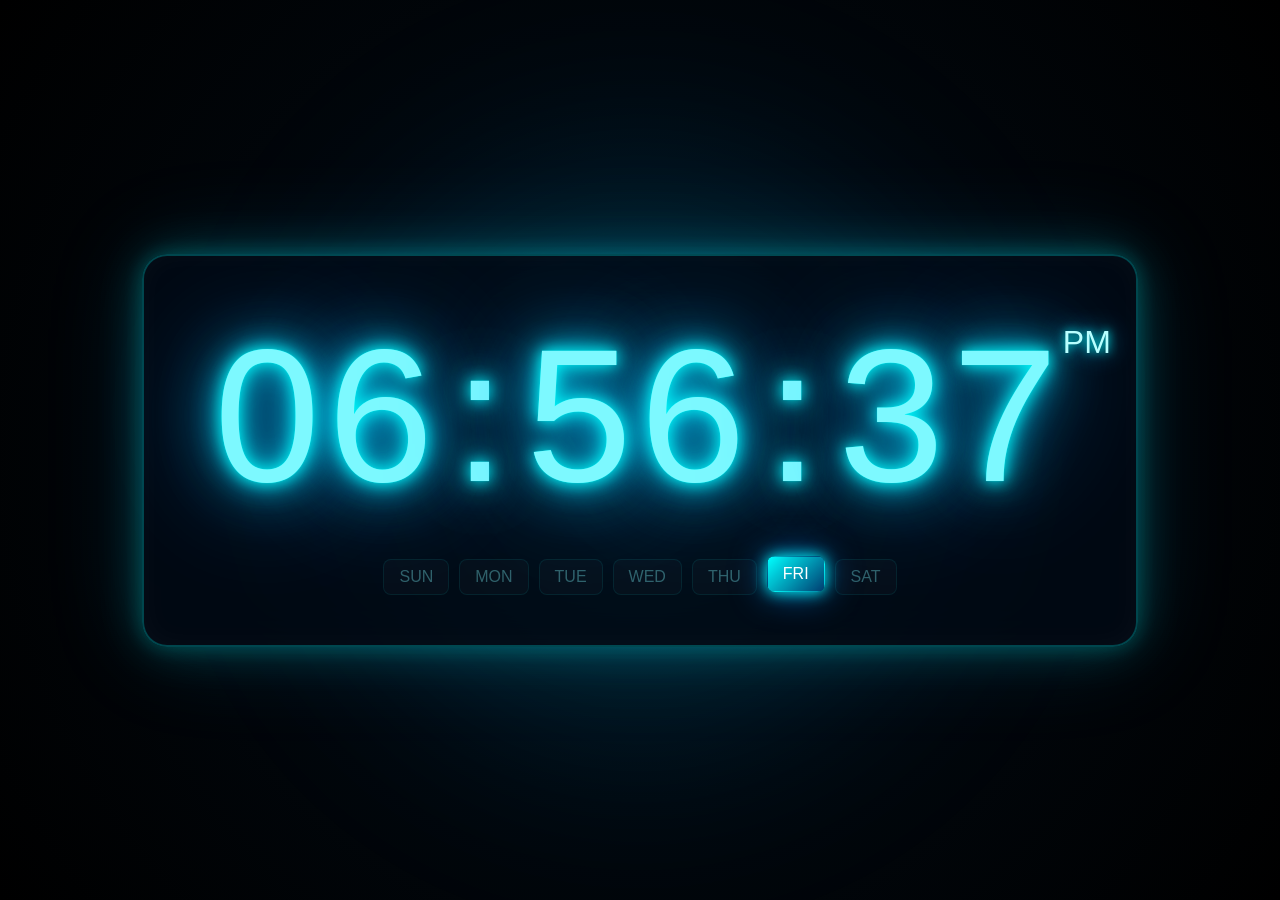
<file: Day-1 Digital_Clock/index.html>
<!DOCTYPE html>
<html lang="en">

    <head>
        <meta charset="UTF-8">
        <meta name="viewport" content="width=device-width, initial-scale=1.0">
        <title>Digital Neon Clock</title>
        <link rel="stylesheet" href="style.css">
    </head>

    <body>

        <div class="clock-container">
            <div class="clock">

                <div class="ampm" id="ampm">AM</div>

                <div class="time">
                    <span id="hours">00</span>
                    <span class="colon">:</span>
                    <span id="minutes">00</span>
                    <span class="colon">:</span>
                    <span id="seconds">00</span>
                </div>

                <div class="days">
                    <span id="0">SUN</span>
                    <span id="1">MON</span>
                    <span id="2">TUE</span>
                    <span id="3">WED</span>
                    <span id="4">THU</span>
                    <span id="5">FRI</span>
                    <span id="6">SAT</span>
                </div>

            </div>
        </div>

        <script src="script.js"></script>
    </body>

</html>
</file>
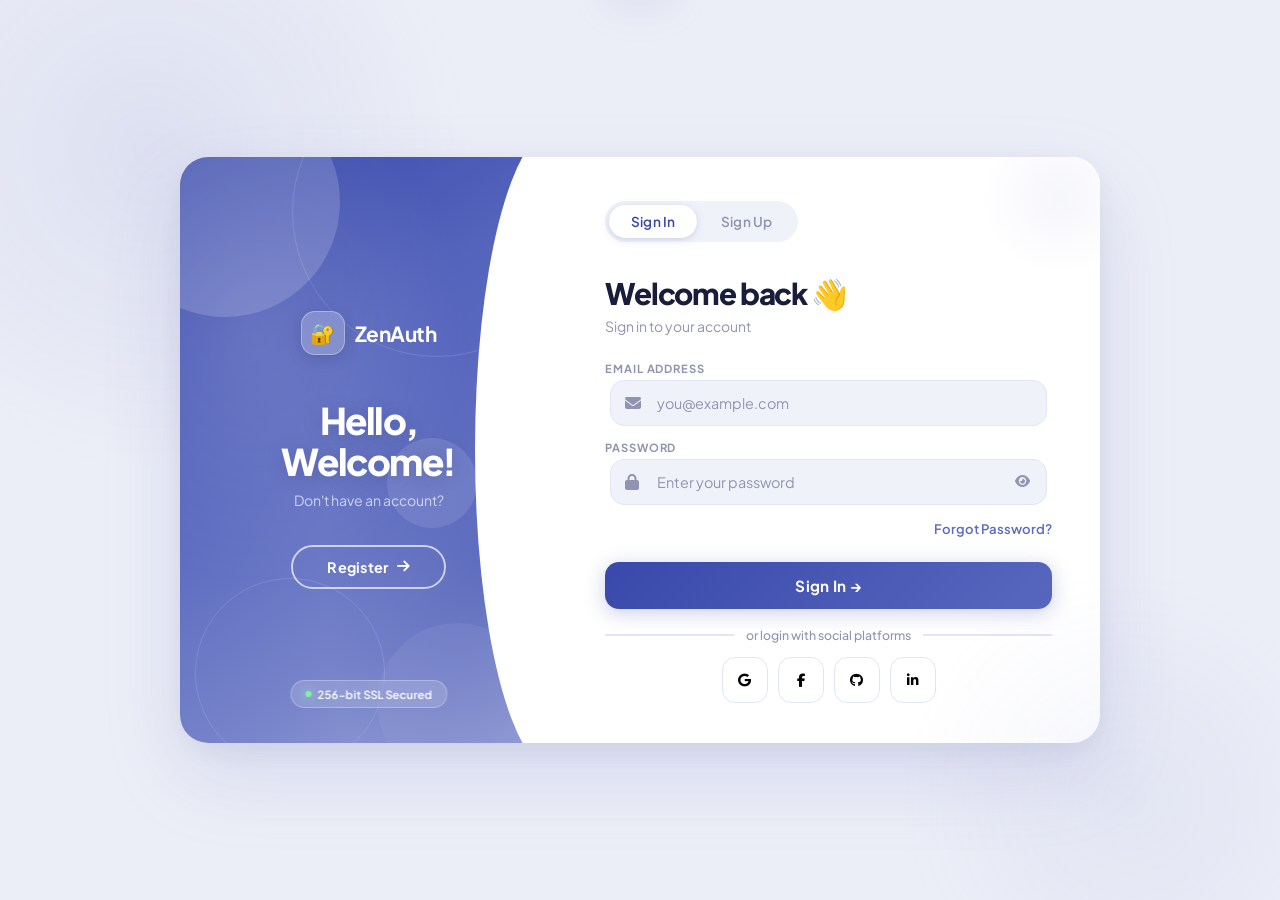
<file: Day-12 Log in/index.html>
<!DOCTYPE html>
<html lang="en">

    <head>
        <meta charset="UTF-8">
        <meta name="viewport" content="width=device-width, initial-scale=1.0">
        <title>ZenAuth</title>
        <link
            href="https://fonts.googleapis.com/css2?family=Plus+Jakarta+Sans:wght@300;400;500;600;700;800&display=swap"
            rel="stylesheet">
            <link rel="stylesheet" href="https://cdnjs.cloudflare.com/ajax/libs/font-awesome/6.5.1/css/all.min.css" />
        <link rel="stylesheet" href="style.css">
    </head>

    <body>

        <div id="toast" class="toast s"><span class="tdot"></span><span id="tmsg"></span></div>

        <div class="card">

            <!-- ══ LEFT PANEL ══ -->
            <div class="left">
                <div class="lbg"></div>
                <div class="blob b1"></div>
                <div class="blob b2"></div>
                <div class="blob b3"></div>
                <div class="ring r1"></div>
                <div class="ring r2"></div>
                <div class="linner">
                    <div class="brand">
                        <div class="brand-box">🔐</div>
                        <div class="brand-name">ZenAuth</div>
                    </div>
                    <div class="ltitle" id="ltitle">Hello,<br>Welcome!</div>
                    <div class="lsub" id="lsub">Don't have an account?</div>
                    <button class="pill-btn" onclick="goPanel('signup')">
                        <span id="pillTxt">Register</span>
                        <i class="fa-solid fa-arrow-right"></i>
                    </button>
                </div>
                <div class="ssl-badge"><span class="ssl-dot"></span>256-bit SSL Secured</div>
            </div>

            <!-- ══ RIGHT PANEL ══ -->
            <div class="right">

                <div class="switcher">
                    <button class="sw on" id="swLogin" onclick="goPanel('login')">Sign In</button>
                    <button class="sw" id="swReg" onclick="goPanel('signup')">Sign Up</button>
                </div>

                <!-- ── LOGIN PANEL ── -->
                <div class="panel on" id="loginP">
                    <div class="form-title">Welcome back 👋</div>
                    <div class="form-sub">Sign in to your account</div>

                    <div class="field" id="lef">
                        <label>Email Address</label>
                        <div class="inp">
                            <span class="iico">
                                <i class="fa-solid fa-envelope"></i>
                             </span>
                            <input type="email" id="lemail" placeholder="you@example.com" oninput="vle()" />
                        </div>
                        <div class="fmsg" id="lemsg"></div>
                    </div>

                    <div class="field" id="lpf">
                        <label>Password</label>
                        <div class="inp">
                            <span class="iico">
                                <i class="fa-solid fa-lock"></i>
                             </span>
                            <input type="password" id="lpass" placeholder="Enter your password" oninput="vlp()" />
                            <button class="eyebtn" type="button" onclick="tg('lpass',this)">
                                <i class="fa-solid fa-eye"></i>
                             </button>
                        </div>
                        <div class="fmsg" id="lpmsg"></div>
                    </div>

                    <div class="forgot"><a href="#">Forgot Password?</a></div>
                    <button class="btn-go" onclick="doLogin()">Sign In →</button>
                    <div class="or">or login with social platforms</div>
                    <div class="socials" id="loginSocials"></div>
                </div>

                <!-- ── REGISTER PANEL (MULTI-STEP) ── -->
                <div class="panel" id="signupP">

                    <!-- Progress Stepper -->
                    <div class="stepper" id="stepper">
                        <div class="step-item active" id="si0">
                            <div class="step-circle" id="sc0">1</div>
                            <div class="step-lbl">Account</div>
                        </div>
                        <div class="step-item" id="si1">
                            <div class="step-circle" id="sc1">2</div>
                            <div class="step-lbl">Security</div>
                        </div>
                        <div class="step-item" id="si2">
                            <div class="step-circle" id="sc2">3</div>
                            <div class="step-lbl">Done</div>
                        </div>
                    </div>

                    <div class="steps-wrap">

                        <!-- STEP 1 — Account Info -->
                        <div class="step-slide on" id="step0">
                            <div class="step-badge">✦ Step 1 of 2 — Tell us about you</div>
                            <div class="step-head">
                                <h2>Your details</h2>
                                <p>Let's start with the basics — takes 10 seconds</p>
                            </div>

                            <div class="field-row">
                                <div class="field" id="rfnf">
                                    <label>First Name</label>
                                
                                    <div class="inp">
                                        <span class="iico">
                                            <i class="fa-solid fa-user"></i>
                                        </span>
                                
                                        <input type="text" id="rfn" placeholder="John" oninput="vrfn()" />
                                    </div>
                                
                                    <div class="fmsg" id="rfnmsg"></div>
                                </div>
                                <div class="field" id="rlnf">
                                    <label>Last Name</label>
                                
                                    <div class="inp">
                                        <span class="iico">
                                            <i class="fa-solid fa-user"></i>
                                        </span>
                                
                                        <input type="text" id="rln" placeholder="Doe" oninput="vrln()" />
                                    </div>
                                
                                    <div class="fmsg" id="rlnmsg"></div>
                                </div>
                            </div>

                            <div class="field" id="ref">
                                <label>Email Address</label>
                                <div class="inp">
                                    <span class="iico">
                                        <i class="fa-solid fa-envelope"></i>
                                    </span>
                                    <input type="email" id="remail" placeholder="you@example.com" oninput="vre()" />
                                </div>
                                <div class="fmsg" id="remsg"></div>
                            </div>

                            <div class="step-nav">
                                <button class="btn-next" onclick="nextStep()">
                                    Continue &nbsp;→
                                </button>
                            </div>

                            <div class="or" style="margin-top:1.1rem">or sign up with</div>
                            <div class="socials" id="regSocials"></div>
                        </div>

                        <!-- STEP 2 — Security -->
                        <div class="step-slide" id="step1">
                            <div class="step-badge">✦ Step 2 of 2 — Almost there!</div>
                            <div class="step-head">
                                <h2>Secure it 🔒</h2>
                                <p>Create a strong password to protect your account</p>
                            </div>

                            <div class="field" id="rpf">
                                <label>Password</label>
                                <div class="inp">
                                    <span class="iico">
                                        <i class="fa-solid fa-lock"></i>
                                     </span>
                                    <input type="password" id="rpass" placeholder="Create a strong password"
                                        oninput="vrp()" />
                                        <button class="eyebtn" type="button" onclick="tg('rpass',this)">
                                            <i class="fa-solid fa-eye"></i>
                                         </button>
                                </div>
                                
                                <div class="fmsg" id="rpmsg"></div>
                            </div>

                            <div class="field" id="rcf">
                                <label>Confirm Password</label>
                                <div class="inp">
                                    <span class="iico">
                                        <i class="fa-solid fa-shield-halved"></i>
                                     </span>
                                    <input type="password" id="rconf" placeholder="Repeat your password"
                                        oninput="vrc()" />
                                </div>
                                <div class="fmsg" id="rcmsg"></div>
                            </div>

                            <label class="terms">
                                <input type="checkbox" id="rterms" />
                                I agree to the <a href="#">Terms of Service</a> &amp; <a href="#">Privacy Policy</a>
                            </label>

                            <div class="step-nav">
                                <button class="btn-back" onclick="prevStep()">
                                    <i class="fa-solid fa-arrow-left"></i>
                                    Back
                                </button>
                                <button class="btn-next" onclick="doSignup()">Create Account ✦</button>
                            </div>
                        </div>

                        <!-- STEP 3 — Success -->
                        <div class="step-slide" id="step2">
                            <div class="success-step">
                                <div class="success-icon">🎉</div>
                                <h2>You're all set!</h2>
                                <p>Your account has been created successfully.<br>Welcome to AuthFlow — you're going to
                                    love it.</p>
                                <button class="btn-go" onclick="goPanel('login')"
                                    style="max-width:260px;margin:0 auto">Go to Sign In →
                                </button>
                            </div>
                        </div>

                    </div><!-- /steps-wrap -->

                    <!-- Saved users -->
                    <div id="ubox" class="ubox" style="display:none">
                        <h4>💾 Registered Users</h4>
                        <div id="ulist"></div>
                    </div>

                </div><!-- /signupP -->

            </div><!-- /right -->
        </div><!-- /card -->

        <script src="script.js"></script>
    </body>

</html>
</file>
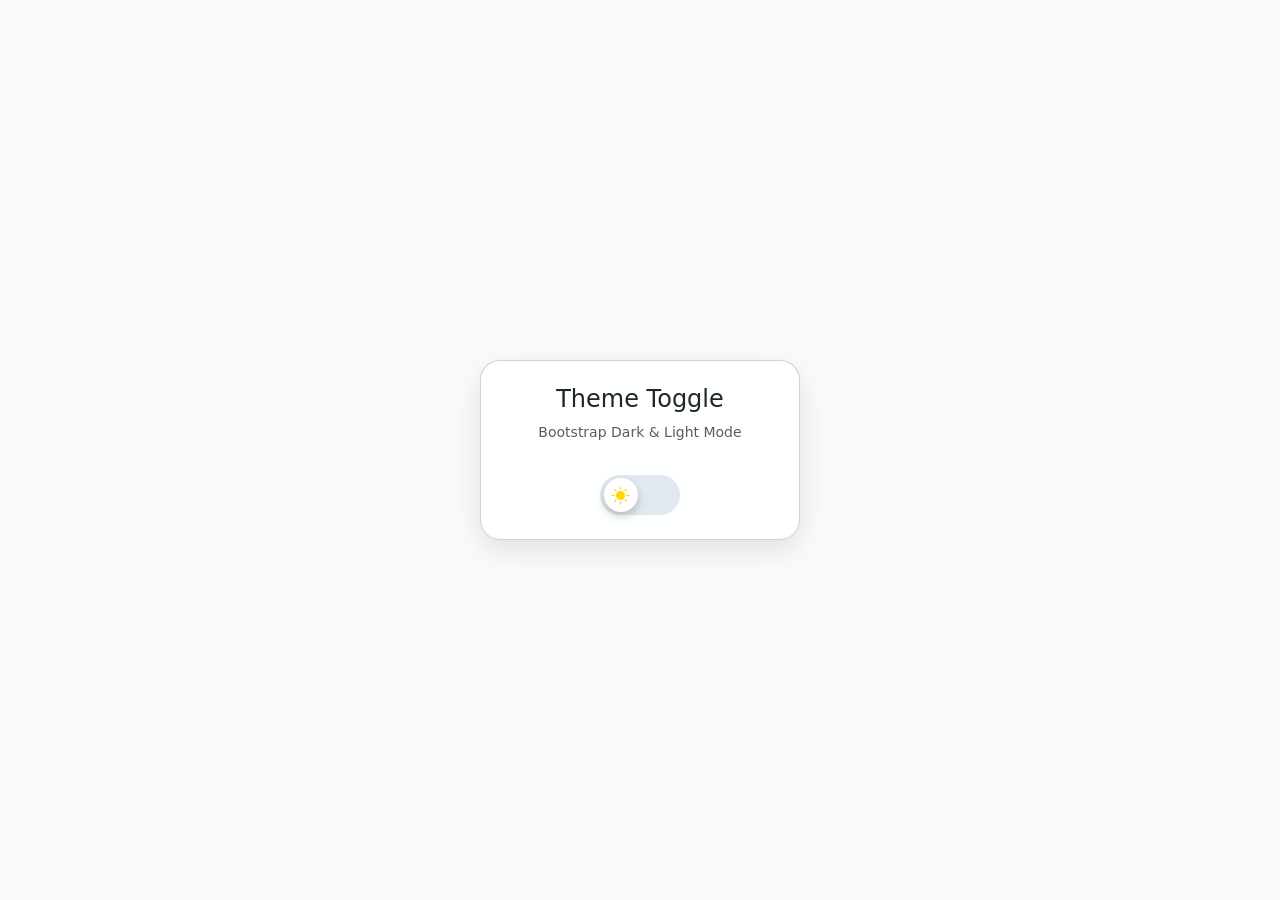
<file: Day-2 Theme Toggle/index.html>
<!DOCTYPE html>
<html lang="en">

    <head>
        <meta charset="UTF-8">
        <meta name="viewport" content="width=device-width, initial-scale=1.0">
        <title>Bootstrap Theme Toggle</title>
        <!-- Bootstrap CSS -->
        <link href="https://cdn.jsdelivr.net/npm/bootstrap@5.3.3/dist/css/bootstrap.min.css" rel="stylesheet">
        <!-- Bootstrap Icons -->
        <link href="https://cdn.jsdelivr.net/npm/bootstrap-icons@1.11.3/font/bootstrap-icons.css" rel="stylesheet">
        <link rel="stylesheet" href="style.css">
    </head>

    <body>
        <div class="card p-4 text-center">
            <h4 class="mb-2">Theme Toggle</h4>
            <p class="text-muted small">Bootstrap Dark & Light Mode</p>

            <div class="d-flex justify-content-center mt-3">
                <div class="toggle-btn" id="toggle">
                    <div class="circle" id="icon">
                        <i class="bi bi-sun-fill"></i>
                    </div>
                </div>
            </div>
        </div>

        <script src="script.js"></script>

    </body>

</html>
</file>
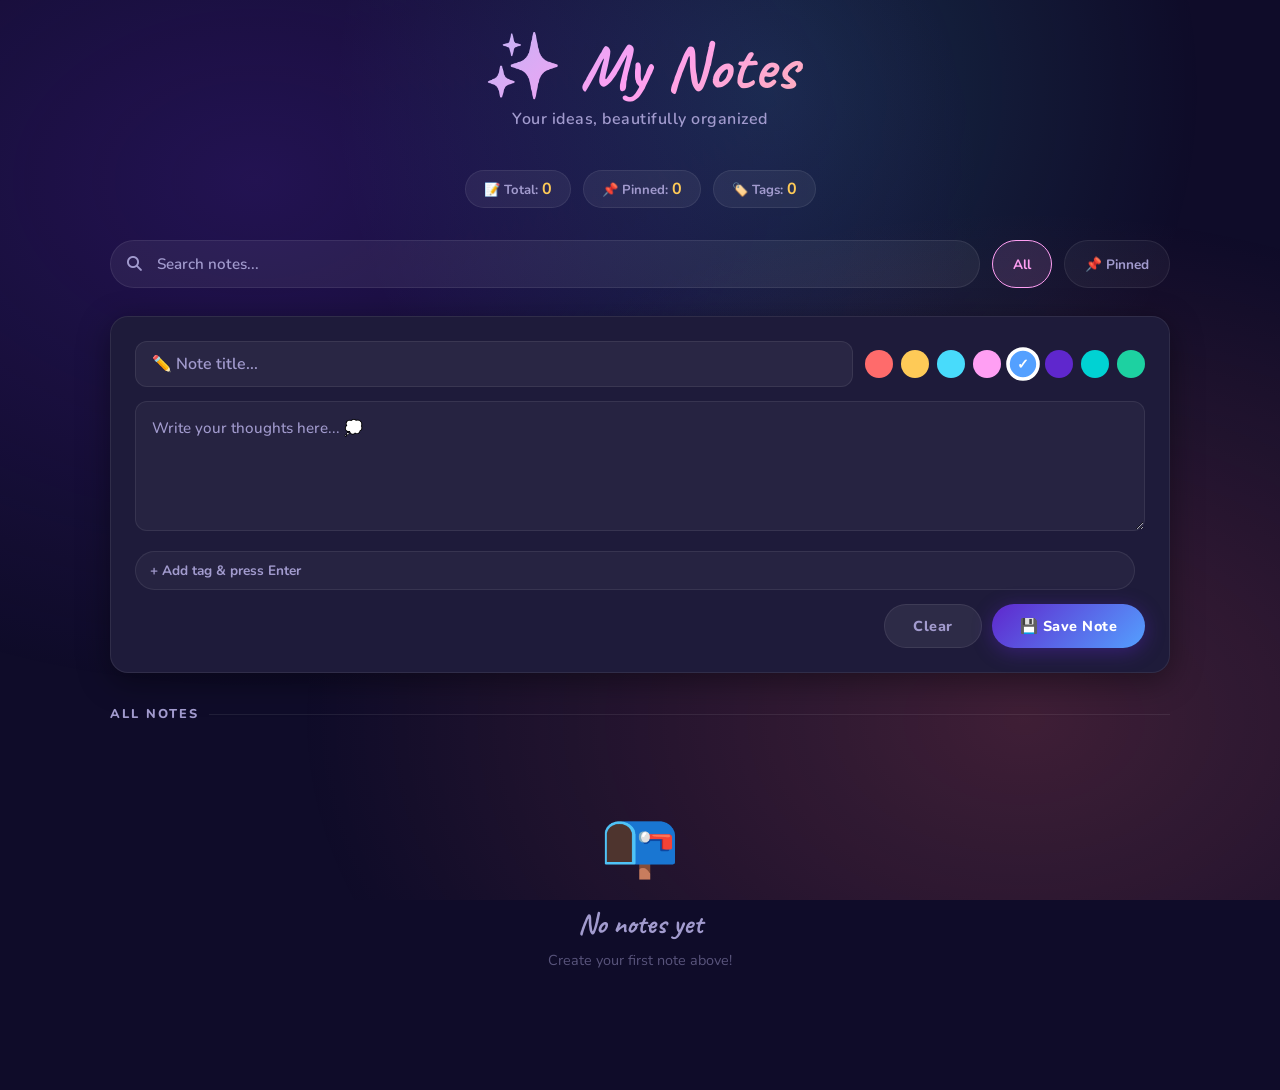
<file: day-6 Note app/index.html>
<!DOCTYPE html>
<html lang="en">

    <head>
        <meta charset="UTF-8" />
        <meta name="viewport" content="width=device-width, initial-scale=1.0" />
        <title>Notes App</title>

        <!-- Google Fonts -->
        <link
            href="https://fonts.googleapis.com/css2?family=Caveat:wght@400;600;700&family=Nunito:wght@400;600;700;800&display=swap"
            rel="stylesheet" />

        <!-- Bootstrap Icons -->
        <link rel="stylesheet"
            href="https://cdn.jsdelivr.net/npm/bootstrap-icons@1.11.3/font/bootstrap-icons.min.css" />

        <!-- Font Awesome -->
        <link rel="stylesheet" href="https://cdnjs.cloudflare.com/ajax/libs/font-awesome/6.5.1/css/all.min.css" />

        <!-- External CSS -->
        <link rel="stylesheet" href="style.css" />
    </head>

    <body>

        <div class="container">

            <!-- ── Header ── -->
            <header>
                <h1>✨ My Notes</h1>
                <p>Your ideas, beautifully organized</p>
            </header>

            <!-- ── Stats Bar ── -->
            <div class="stats">
                <div class="stat-badge">📝 Total: <span id="totalCount">0</span></div>
                <div class="stat-badge">📌 Pinned: <span id="pinnedCount">0</span></div>
                <div class="stat-badge">🏷️ Tags: <span id="tagCount">0</span></div>
            </div>

            <!-- ── Toolbar (Search + Filter) ── -->
            <div class="toolbar">
                <div class="search-box">
                    <i class="fa-solid fa-magnifying-glass search-icon"></i>
                    <input type="text" id="searchInput" placeholder="Search notes..." oninput="renderNotes()" />
                </div>
                <button class="filter-btn active" onclick="setFilter('all', this)">All</button>
                <button class="filter-btn" onclick="setFilter('pinned', this)">📌 Pinned</button>
            </div>

            <!-- ── Note Editor ── -->
            <div class="editor-card">
                <div class="editor-top">
                    <input type="text" id="noteTitle" placeholder="✏️ Note title..." maxlength="60" />
                    <div class="color-picker" id="colorPicker"></div>
                </div>
                <textarea id="noteBody" placeholder="Write your thoughts here... 💭"></textarea>
                <div class="tag-input-row">
                    <input type="text" id="tagInput" placeholder="+ Add tag & press Enter"
                        onkeydown="handleTagInput(event)" />
                    <div class="tags-display" id="currentTags"></div>
                </div>
                <div class="editor-actions">
                    <button class="btn btn-secondary" onclick="clearEditor()">Clear</button>
                    <button class="btn btn-primary" onclick="saveNote()">💾 Save Note</button>
                </div>
            </div>

            <!-- ── Notes Section ── -->
            <div class="section-label" id="notesLabel">All Notes</div>
            <div class="notes-grid" id="notesGrid"></div>

        </div>

        <!-- ── Full Note Modal ── -->
        <div class="modal-overlay" id="modalOverlay" onclick="closeModal(event)">
            <div class="modal" id="modalBox">
                <button class="modal-close"
                    onclick="document.getElementById('modalOverlay').classList.remove('open')">✕</button>
                <h2 id="modalTitle"></h2>
                <div class="full-body" id="modalBody"></div>
                <div class="tags-display" id="modalTags"></div>
            </div>
        </div>

        <!-- External JS -->
        <script src="script.js"></script>

    </body>

</html>
</file>
<file: Day-1 Digital_Clock/style.css>
@import url('https://fonts.cdnfonts.com/css/digital-7-mono');

* {
    margin: 0;
    padding: 0;
    box-sizing: border-box;
    font-family: 'Digital-7 Mono', sans-serif;
}

body {
    display: flex;
    justify-content: center;
    align-items: center;
    min-height: 100vh;
    overflow: hidden;
    background: radial-gradient(circle at center,
            #04131d 0%,
            #01070d 45%,
            #000000 100%);
}

/* Background Neon Glow */
body::before {
    content: '';
    position: absolute;
    width: 800px;
    height: 800px;
    border-radius: 50%;
    background: radial-gradient(circle,
            rgba(0, 255, 255, 0.20),
            rgba(0, 170, 255, 0.10),
            transparent 70%);
    filter: blur(80px);
    animation: glow 6s ease-in-out infinite alternate;
}

@keyframes glow {
    from {
        transform: scale(0.9);
    }

    to {
        transform: scale(1.2);
    }
}

.clock-container {
    position: relative;
    padding: 50px 70px;
    border-radius: 25px;
    background: rgba(0, 10, 20, 0.85);
    border: 2px solid rgba(0, 255, 255, 0.25);
    backdrop-filter: blur(25px);
    box-shadow:
        0 0 20px rgba(0, 255, 255, 0.20),
        0 0 50px rgba(0, 255, 255, 0.20),
        0 0 100px rgba(0, 180, 255, 0.15),
        inset 0 0 30px rgba(255, 255, 255, 0.03);
}

.clock {
    position: relative;
    text-align: center;
}

.time {
    display: flex;
    justify-content: center;
    align-items: center;
    gap: 12px;
    font-size: 190px;
    color: #7df9ff;
    letter-spacing: 8px;
    text-shadow:
        0 0 1px #00ffff,
        0 0 15px #00ffff,
        0 0 30px #00e5ff,
        0 0 60px #00bfff,
        0 0 120px #0099ff;
}

.colon {
    animation: blink 1s infinite;
}

@keyframes blink {
    50% {
        opacity: 0.15;
    }
}

.ampm {
    position: absolute;
    top: 18px;
    right: -45px;
    font-size: 2rem;
    color: #b8ffff;
    text-shadow:
        0 0 10px #00ffff,
        0 0 25px #00bfff;
}

.days {
    display: flex;
    justify-content: center;
    gap: 10px;
    margin-top: 35px;
    flex-wrap: wrap;
}

.days span {
    padding: 8px 15px;
    font-size: 1rem;
    color: rgba(125, 249, 255, 0.35);
    border: 1px solid rgba(0, 255, 255, 0.08);
    border-radius: 8px;
    background: rgba(255, 255, 255, 0.02);
    transition: all 0.4s ease;
}

.days span.active {
    color: #ffffff;
    background: linear-gradient(135deg, #00ffff, #008cff63);
    border-color: transparent;
    box-shadow:
        0 0 15px #00ffff,
        0 0 35px rgba(0, 140, 255, 0.7);
    transform: translateY(-3px);
}

@media (max-width: 768px) {
    .time {
        font-size: 4.5rem;
        gap: 8px;
        letter-spacing: 4px;
    }

    .ampm {
        top: 10px;
        right: -18px;
        font-size: 1rem;
    }

    .clock-container {
        padding: 30px 25px;
    }

    .days span {
        padding: 6px 10px;
        font-size: 0.7rem;
    }
}
</file>
<file: Day-12 Log in/style.css>
*,
*::before,
*::after {
    box-sizing: border-box;
    margin: 0;
    padding: 0
}

:root {
    --indigo: #5c6bc0;
    --indigo-d: #3949ab;
    --indigo-l: #7986cb;
    --glow: rgba(92, 107, 192, 0.28);
    --bg: #eceef7;
    --white: #fff;
    --dark: #1a1d3a;
    --mid: #4a4e6a;
    --muted: #9194b0;
    --inp: #f0f2fa;
    --bdr: #e2e5f5;
    --ok: #22c55e;
    --err: #ef4444;
}

body {
    font-family: 'Plus Jakarta Sans', sans-serif;
    background: var(--bg);
    min-height: 100vh;
    display: flex;
    align-items: center;
    justify-content: center;
    padding: 1.5rem;
    overflow: hidden;
    position: relative;
}

body::before {
    content: '';
    position: fixed;
    width: 700px;
    height: 700px;
    background: radial-gradient(circle, rgba(92, 107, 192, .1) 0%, transparent 65%);
    top: -200px;
    left: -200px;
    pointer-events: none
}

body::after {
    content: '';
    position: fixed;
    width: 500px;
    height: 500px;
    background: radial-gradient(circle, rgba(121, 134, 203, .08) 0%, transparent 65%);
    bottom: -150px;
    right: -100px;
    pointer-events: none
}

/* ── CARD ── */
.card {
    display: flex;
    width: 920px;
    max-width: 100%;
    min-height: 540px;
    background: var(--white);
    border-radius: 28px;
    box-shadow: 0 2px 0 rgba(255, 255, 255, .9) inset, 0 32px 80px rgba(92, 107, 192, .16), 0 8px 32px rgba(0, 0, 0, .06);
    overflow: hidden;
    animation: cardIn .7s cubic-bezier(.22, 1, .36, 1) both;
}

@keyframes cardIn {
    from {
        opacity: 0;
        transform: translateY(24px) scale(.97)
    }

    to {
        opacity: 1;
        transform: translateY(0) scale(1)
    }
}

/* ── LEFT ── */
.left {
    width: 41%;
    flex-shrink: 0;
    position: relative;
    overflow: hidden;
    display: flex;
    flex-direction: column;
    align-items: center;
    justify-content: center;
    padding: 3rem 2.5rem;
}

.lbg {
    position: absolute;
    inset: 0;
    background: linear-gradient(145deg, #3949ab 0%, #5c6bc0 45%, #7986cb 75%, #9fa8da 100%);
    z-index: 0
}

.lbg::after {
    content: '';
    position: absolute;
    inset: 0;
    background: radial-gradient(ellipse 80% 60% at 20% 30%, rgba(255, 255, 255, .14) 0%, transparent 70%), radial-gradient(ellipse 60% 80% at 80% 70%, rgba(57, 73, 171, .38) 0%, transparent 70%);
    animation: mesh 9s ease-in-out infinite alternate
}

@keyframes mesh {
    from {
        transform: translate(0, 0) scale(1)
    }

    to {
        transform: translate(12px, -16px) scale(1.03)
    }
}

.left::after {
    content: '';
    position: absolute;
    right: -82px;
    top: -5%;
    width: 164px;
    height: 110%;
    background: var(--white);
    border-radius: 50%;
    z-index: 2
}

.blob {
    position: absolute;
    border-radius: 50%;
    opacity: .16;
    pointer-events: none;
    z-index: 1;
    animation: bf 7s ease-in-out infinite
}

.b1 {
    width: 230px;
    height: 230px;
    background: #fff;
    top: -70px;
    left: -70px;
    animation-delay: 0s
}

.b2 {
    width: 160px;
    height: 160px;
    background: #9fa8da;
    bottom: -40px;
    right: 20px;
    animation-delay: -3.5s
}

.b3 {
    width: 90px;
    height: 90px;
    background: #c5cae9;
    top: 48%;
    left: 55%;
    animation-delay: -1.8s
}

@keyframes bf {

    0%,
    100% {
        transform: translate(0, 0) scale(1)
    }

    50% {
        transform: translate(8px, -14px) scale(1.05)
    }
}

.ring {
    position: absolute;
    border: 1.5px solid rgba(255, 255, 255, .13);
    border-radius: 50%;
    z-index: 1;
    animation: spin linear infinite
}

.r1 {
    width: 290px;
    height: 290px;
    top: -90px;
    right: -25px;
    animation-duration: 28s
}

.r2 {
    width: 190px;
    height: 190px;
    bottom: -25px;
    left: 15px;
    animation-duration: 20s;
    animation-direction: reverse
}

@keyframes spin {
    to {
        transform: rotate(360deg)
    }
}

.linner {
    position: relative;
    z-index: 3;
    text-align: center
}

.brand {
    display: flex;
    align-items: center;
    gap: 10px;
    justify-content: center;
    margin-bottom: 2.8rem
}

.brand-box {
    width: 44px;
    height: 44px;
    background: rgba(255, 255, 255, .22);
    backdrop-filter: blur(8px);
    border: 1px solid rgba(255, 255, 255, .32);
    border-radius: 14px;
    display: flex;
    align-items: center;
    justify-content: center;
    font-size: 20px;
    box-shadow: 0 4px 16px rgba(0, 0, 0, .12)
}

.brand-name {
    font-size: 1.3rem;
    font-weight: 700;
    color: #fff;
    letter-spacing: -.02em
}

.ltitle {
    font-size: 2.3rem;
    font-weight: 800;
    color: #fff;
    line-height: 1.1;
    letter-spacing: -.04em;
    margin-bottom: .65rem;
    text-shadow: 0 2px 20px rgba(0, 0, 0, .15)
}

.lsub {
    font-size: .88rem;
    color: rgba(255, 255, 255, .68);
    margin-bottom: 2.2rem;
    font-weight: 400
}

.pill-btn {
    display: inline-flex;
    align-items: center;
    gap: 8px;
    padding: 11px 34px;
    border: 2px solid rgba(255, 255, 255, .68);
    border-radius: 50px;
    color: #fff;
    font-family: 'Plus Jakarta Sans', sans-serif;
    font-size: .9rem;
    font-weight: 700;
    cursor: pointer;
    background: transparent;
    transition: all .25s;
    letter-spacing: .02em;
    position: relative;
    overflow: hidden
}

.pill-btn::before {
    content: '';
    position: absolute;
    inset: 0;
    background: rgba(255, 255, 255, 0);
    transition: background .25s;
    border-radius: inherit
}

.pill-btn:hover {
    border-color: #fff;
    transform: translateY(-2px);
    box-shadow: 0 8px 24px rgba(0, 0, 0, .18)
}

.pill-btn:hover::before {
    background: rgba(255, 255, 255, .12)
}

.ssl-badge {
    position: absolute;
    bottom: 2.2rem;
    left: 50%;
    transform: translateX(-50%);
    z-index: 3;
    background: rgba(255, 255, 255, .16);
    backdrop-filter: blur(10px);
    border: 1px solid rgba(255, 255, 255, .28);
    border-radius: 50px;
    padding: 6px 14px;
    font-size: .7rem;
    font-weight: 600;
    color: #fff;
    white-space: nowrap;
    display: flex;
    align-items: center;
    gap: 6px
}

.ssl-dot {
    width: 6px;
    height: 6px;
    border-radius: 50%;
    background: #86efac;
    box-shadow: 0 0 8px #86efac;
    animation: blink 2s infinite
}

@keyframes blink {

    0%,
    100% {
        opacity: 1
    }

    50% {
        opacity: .35
    }
}

/* ── RIGHT ── */
.right {
    flex: 1;
    display: flex;
    flex-direction: column;
    justify-content: center;
    padding: 2.8rem 3rem 2.5rem;
    position: relative;
    overflow: hidden
}

.right::before {
    content: '';
    position: absolute;
    top: -40px;
    right: -40px;
    width: 160px;
    height: 160px;
    background: radial-gradient(circle, rgba(92, 107, 192, .06) 0%, transparent 70%);
    pointer-events: none
}

/* switcher */
.switcher {
    display: inline-flex;
    background: var(--inp);
    border-radius: 50px;
    padding: 4px;
    margin-bottom: 2rem;
    gap: 2px;
    align-self: flex-start
}

.sw {
    padding: 8px 22px;
    border: none;
    border-radius: 50px;
    background: transparent;
    color: var(--muted);
    font-family: 'Plus Jakarta Sans', sans-serif;
    font-size: .85rem;
    font-weight: 600;
    cursor: pointer;
    transition: all .25s;
    letter-spacing: .01em
}

.sw.on {
    background: var(--white);
    color: var(--indigo-d);
    box-shadow: 0 2px 10px rgba(92, 107, 192, .18), 0 1px 3px rgba(0, 0, 0, .06)
}

/* panels */
.panel {
    display: none;
    animation: slideIn .35s cubic-bezier(.4, 0, .2, 1)
}

.panel.on {
    display: block
}

@keyframes slideIn {
    from {
        opacity: 0;
        transform: translateX(16px)
    }

    to {
        opacity: 1;
        transform: translateX(0)
    }
}

/* ── LOGIN ── */
.form-title {
    font-size: 1.85rem;
    font-weight: 800;
    color: var(--dark);
    letter-spacing: -.04em;
    margin-bottom: .3rem
}

.form-sub {
    font-size: .875rem;
    color: var(--muted);
    margin-bottom: 1.6rem;
    font-weight: 400
}

.field {
    margin-bottom: .9rem
}

.field label {
    display: block;
    font-size: .7rem;
    font-weight: 700;
    color: var(--muted);
    text-transform: uppercase;
    letter-spacing: .08em;
    margin-bottom: 5px;
    transition: color .2s
}

.field:focus-within label {
    color: var(--indigo)
}

.inp {
    position: relative;
    display: flex;
    align-items: center;
    margin-left: 5px;
    margin-right: 5px;
}

.inp input {
    width: 100%;
    padding: 13px 44px 13px 46px;
    background: var(--inp);
    border: 1.5px solid var(--bdr);
    border-radius: 14px;
    font-family: 'Plus Jakarta Sans', sans-serif;
    font-size: .9rem;
    color: var(--dark);
    outline: none;
    transition: all .2s
}

.inp input::placeholder {
    color: var(--muted);
    font-weight: 400
}

.inp input:focus {
    background: #fff;
    border-color: var(--indigo);
    box-shadow: 0 0 0 4px var(--glow)
}

.iico {
    position: absolute;
    left: 15px;
    color: var(--muted);
    pointer-events: none;
    display: flex;
    transition: color .2s
}

.inp:focus-within .iico {
    color: var(--indigo)
}

.eyebtn {
    position: absolute;
    right: 13px;
    background: none;
    border: none;
    cursor: pointer;
    color: var(--muted);
    padding: 4px;
    display: flex;
    transition: color .2s
}

.eyebtn:hover {
    color: var(--indigo)
}

.field.err .inp input {
    border-color: #ef4444;
    background: #fff5f5;
    box-shadow: 0 0 0 4px rgba(239, 68, 68, .10);
}

.field.ok .inp input {
    border-color: #22c55e;
    background: #f0fff4;
}

.fmsg {
    margin-top: 6px;
    font-size: 13px;
    font-weight: 600;
    padding-left: 4px;
}

.field.err .fmsg {
    color: #ef4444;
}

.field.ok .fmsg {
    color: #22c55e;
}

.forgot {
    text-align: right;
    margin: -2px 0 1rem
}

.forgot a {
    font-size: .82rem;
    color: var(--indigo);
    text-decoration: none;
    font-weight: 600
}

.forgot a:hover {
    text-decoration: underline
}

.btn-go {
    width: 100%;
    padding: 14px;
    background: linear-gradient(135deg, var(--indigo-d), var(--indigo) 60%, var(--indigo-l));
    background-size: 200%;
    background-position: 0%;
    color: #fff;
    border: none;
    border-radius: 14px;
    font-family: 'Plus Jakarta Sans', sans-serif;
    font-size: .95rem;
    font-weight: 700;
    cursor: pointer;
    letter-spacing: .02em;
    margin-top: .5rem;
    margin-bottom: 1.1rem;
    position: relative;
    overflow: hidden;
    transition: all .3s;
    box-shadow: 0 4px 20px rgba(92, 107, 192, .32)
}

.btn-go::after {
    content: '';
    position: absolute;
    top: 0;
    left: -100%;
    width: 50%;
    height: 100%;
    background: linear-gradient(90deg, transparent, rgba(255, 255, 255, .18), transparent);
    transform: skewX(-20deg);
    transition: left .5s
}

.btn-go:hover {
    background-position: 100%;
    transform: translateY(-2px);
    box-shadow: 0 8px 28px rgba(92, 107, 192, .42)
}

.btn-go:hover::after {
    left: 160%
}

.btn-go:active {
    transform: translateY(0)
}

.or {
    display: flex;
    align-items: center;
    gap: 12px;
    color: var(--muted);
    font-size: .77rem;
    font-weight: 500;
    margin-bottom: .9rem
}

.or::before,
.or::after {
    content: '';
    flex: 1;
    height: 1.5px;
    background: var(--bdr)
}

.socials {
    display: flex;
    justify-content: center;
    gap: 10px
}

.soc {
    width: 46px;
    height: 46px;
    border: 1.5px solid var(--bdr);
    border-radius: 13px;
    background: var(--white);
    cursor: pointer;
    display: flex;
    align-items: center;
    justify-content: center;
    transition: all .2s;
    position: relative;
    overflow: hidden
}

.soc::before {
    content: '';
    position: absolute;
    inset: 0;
    background: linear-gradient(135deg, rgba(92, 107, 192, .08), transparent);
    opacity: 0;
    transition: opacity .2s
}

.soc:hover {
    border-color: var(--indigo);
    transform: translateY(-3px);
    box-shadow: 0 6px 18px rgba(92, 107, 192, .16)
}

.soc:hover::before {
    opacity: 1
}

.soc svg {
    width: 19px;
    height: 19px;
    position: relative;
    z-index: 1
}

/* ══════════════════════════════
   MULTI-STEP REGISTER WIZARD
══════════════════════════════ */

/* Progress stepper */
.stepper {
    display: flex;
    align-items: center;
    margin-bottom: 2rem;
    gap: 0;
}

.step-item {
    display: flex;
    flex-direction: column;
    align-items: center;
    gap: 6px;
    flex: 1;
    position: relative;
}

/* connector line between steps */
.step-item:not(:last-child)::after {
    content: '';
    position: absolute;
    top: 16px;
    left: calc(50% + 18px);
    right: calc(-50% + 18px);
    height: 2px;
    background: var(--bdr);
    transition: background .4s;
    z-index: 0;
}

.step-item.done:not(:last-child)::after {
    background: var(--indigo)
}

.step-item.active:not(:last-child)::after {
    background: var(--bdr)
}

.step-circle {
    width: 32px;
    height: 32px;
    border-radius: 50%;
    display: flex;
    align-items: center;
    justify-content: center;
    font-size: .75rem;
    font-weight: 700;
    border: 2px solid var(--bdr);
    background: var(--white);
    color: var(--muted);
    position: relative;
    z-index: 1;
    transition: all .35s cubic-bezier(.4, 0, .2, 1);
}

.step-item.active .step-circle {
    border-color: var(--indigo);
    background: var(--indigo);
    color: #fff;
    box-shadow: 0 0 0 5px var(--glow);
}

.step-item.done .step-circle {
    border-color: var(--ok);
    background: var(--ok);
    color: #fff;
    box-shadow: none;
}

.step-lbl {
    font-size: .65rem;
    font-weight: 700;
    color: var(--muted);
    text-transform: uppercase;
    letter-spacing: .06em;
    text-align: center;
    transition: color .3s;
}

.step-item.active .step-lbl {
    color: var(--indigo)
}

.step-item.done .step-lbl {
    color: var(--ok)
}

/* Step slides */
.steps-wrap {
    position: relative;
    overflow: hidden
}

.step-slide {
    display: none;
    animation: stepIn .38s cubic-bezier(.4, 0, .2, 1)
}

.step-slide.on {
    display: block
}

@keyframes stepIn {
    from {
        opacity: 0;
        transform: translateX(20px)
    }

    to {
        opacity: 1;
        transform: translateX(0)
    }
}

@keyframes stepBack {
    from {
        opacity: 0;
        transform: translateX(-20px)
    }

    to {
        opacity: 1;
        transform: translateX(0)
    }
}

.step-slide.back {
    animation: stepBack .38s cubic-bezier(.4, 0, .2, 1)
}

/* Step heading */
.step-head {
    margin-bottom: 1.6rem
}

.step-head h2 {
    font-size: 1.6rem;
    font-weight: 800;
    color: var(--dark);
    letter-spacing: -.04em;
    margin-bottom: .25rem
}

.step-head p {
    font-size: .84rem;
    color: var(--muted)
}

/* Step emoji badge */
.step-badge {
    display: inline-flex;
    align-items: center;
    gap: 6px;
    background: linear-gradient(135deg, rgba(92, 107, 192, .1), rgba(92, 107, 192, .06));
    border: 1px solid rgba(92, 107, 192, .18);
    border-radius: 50px;
    padding: 4px 12px;
    font-size: .72rem;
    font-weight: 700;
    color: var(--indigo);
    margin-bottom: .9rem;
    letter-spacing: .02em;
}

/* 2-col row for fields */
.field-row {
    display: grid;
    grid-template-columns: 1fr 1fr;
    gap: .75rem
}


/* Terms */
.terms {
    display: flex;
    align-items: flex-start;
    gap: 8px;
    font-size: .8rem;
    color: var(--muted);
    margin-bottom: .9rem;
    cursor: pointer
}

.terms input {
    accent-color: var(--indigo);
    margin-top: 2px;
    flex-shrink: 0
}

.terms a {
    color: var(--indigo);
    font-weight: 600;
    text-decoration: none
}

.terms a:hover {
    text-decoration: underline
}

/* Nav buttons */
.step-nav {
    display: flex;
    gap: .7rem;
    margin-top: .8rem
}

.btn-back {
    flex: 0 0 auto;
    padding: 13px 20px;
    background: var(--inp);
    border: 1.5px solid var(--bdr);
    border-radius: 14px;
    color: var(--mid);
    font-family: 'Plus Jakarta Sans', sans-serif;
    font-size: .9rem;
    font-weight: 700;
    cursor: pointer;
    transition: all .2s;
    display: flex;
    align-items: center;
    gap: 6px;
}

.btn-back:hover {
    background: var(--bdr);
    border-color: #d0d4ee
}

.btn-next {
    flex: 1;
    padding: 13px;
    background: linear-gradient(135deg, var(--indigo-d), var(--indigo) 60%, var(--indigo-l));
    background-size: 200%;
    background-position: 0%;
    color: #fff;
    border: none;
    border-radius: 14px;
    font-family: 'Plus Jakarta Sans', sans-serif;
    font-size: .9rem;
    font-weight: 700;
    cursor: pointer;
    transition: all .3s;
    box-shadow: 0 4px 18px rgba(92, 107, 192, .3);
    position: relative;
    overflow: hidden;
}

.btn-next::after {
    content: '';
    position: absolute;
    top: 0;
    left: -100%;
    width: 50%;
    height: 100%;
    background: linear-gradient(90deg, transparent, rgba(255, 255, 255, .18), transparent);
    transform: skewX(-20deg);
    transition: left .5s
}

.btn-next:hover {
    background-position: 100%;
    transform: translateY(-2px);
    box-shadow: 0 7px 24px rgba(92, 107, 192, .4)
}

.btn-next:hover::after {
    left: 160%
}

/* Success step */
.success-step {
    text-align: center;
    padding: 1.5rem 0 .5rem
}

.success-icon {
    width: 72px;
    height: 72px;
    background: linear-gradient(135deg, rgba(34, 197, 94, .12), rgba(34, 197, 94, .06));
    border: 2px solid rgba(34, 197, 94, .3);
    border-radius: 50%;
    display: flex;
    align-items: center;
    justify-content: center;
    margin: 0 auto 1.2rem;
    font-size: 30px;
    animation: popIn .5s cubic-bezier(.34, 1.56, .64, 1) both .1s;
}

@keyframes popIn {
    from {
        opacity: 0;
        transform: scale(.5)
    }

    to {
        opacity: 1;
        transform: scale(1)
    }
}

.success-step h2 {
    font-size: 1.6rem;
    font-weight: 800;
    color: var(--dark);
    letter-spacing: -.04em;
    margin-bottom: .4rem
}

.success-step p {
    font-size: .875rem;
    color: var(--muted);
    margin-bottom: 1.6rem;
    line-height: 1.6
}

/* Users box */
.ubox {
    margin-top: 1.2rem;
    background: var(--inp);
    border: 1.5px solid var(--bdr);
    border-radius: 14px;
    padding: .9rem 1rem
}

.ubox h4 {
    font-size: .68rem;
    font-weight: 700;
    color: var(--muted);
    text-transform: uppercase;
    letter-spacing: .08em;
    margin-bottom: .6rem
}

.uchip {
    display: flex;
    align-items: center;
    gap: 9px;
    padding: 7px 9px;
    background: #fff;
    border: 1.5px solid var(--bdr);
    border-radius: 10px;
    margin-bottom: 5px;
    animation: chipIn .3s ease;
    transition: box-shadow .2s
}

.uchip:hover {
    box-shadow: 0 2px 10px rgba(92, 107, 192, .1)
}

@keyframes chipIn {
    from {
        opacity: 0;
        transform: translateX(-6px)
    }

    to {
        opacity: 1;
        transform: translateX(0)
    }
}

.uav {
    width: 28px;
    height: 28px;
    border-radius: 50%;
    display: flex;
    align-items: center;
    justify-content: center;
    font-size: 10px;
    font-weight: 700;
    flex-shrink: 0
}

.un {
    font-weight: 700;
    color: var(--dark);
    font-size: .8rem
}

.ue {
    font-size: .68rem;
    color: var(--muted)
}

.udel {
    margin-left: auto;
    background: none;
    border: none;
    cursor: pointer;
    color: var(--muted);
    font-size: 11px;
    padding: 3px 6px;
    border-radius: 6px;
    transition: all .15s;
    font-weight: 600
}

.udel:hover {
    color: var(--err);
    background: rgba(239, 68, 68, .08)
}

/* Toast */
.toast {
    position: fixed;
    top: 18px;
    left: 50%;
    transform: translateX(-50%) translateY(-70px);
    background: #fff;
    border-radius: 14px;
    padding: 12px 20px;
    display: flex;
    align-items: center;
    gap: 10px;
    font-size: .875rem;
    font-weight: 600;
    color: var(--dark);
    box-shadow: 0 16px 48px rgba(92, 107, 192, .2), 0 4px 16px rgba(0, 0, 0, .07);
    z-index: 999;
    border: 1.5px solid var(--bdr);
    transition: transform .42s cubic-bezier(.34, 1.56, .64, 1);
    white-space: nowrap
}

.toast.show {
    transform: translateX(-50%) translateY(0)
}

.toast.s {
    border-color: rgba(34, 197, 94, .4)
}

.toast.e {
    border-color: rgba(239, 68, 68, .4)
}

.tdot {
    width: 8px;
    height: 8px;
    border-radius: 50%
}

.toast.s .tdot {
    background: var(--ok);
    box-shadow: 0 0 8px var(--ok)
}

.toast.e .tdot {
    background: var(--err);
    box-shadow: 0 0 8px var(--err)
}

@media(max-width:700px) {
    .card {
        flex-direction: column
    }

    .left {
        width: 100%;
        min-height: 190px;
        padding: 2rem
    }

    .left::after {
        display: none
    }

    .right {
        padding: 2rem 1.5rem
    }

    .field-row {
        grid-template-columns: 1fr
    }
}
</file>
<file: Day-2 Theme Toggle/style.css>
body {
    height: 100vh;
    display: flex;
    justify-content: center;
    align-items: center;
    background: #f8fafc;
    transition: 0.3s;
}

body.dark {
    background: #0f172a;
}

.card {
    width: 320px;
    border-radius: 20px;
    backdrop-filter: blur(15px);
    background: rgba(255, 255, 255, 0.85);
    box-shadow: 0 10px 30px rgba(0, 0, 0, 0.1);
    transition: 0.3s;
}

body.dark .card {
    background: rgba(30, 41, 59, 0.85);
    color: #e2e8f0;
    box-shadow: 0 10px 30px rgba(0, 0, 0, 0.5);
}

.toggle-btn {
    width: 80px;
    height: 40px;
    background: #e2e8f0;
    border-radius: 50px;
    position: relative;
    cursor: pointer;
}

body.dark .toggle-btn {
    background: #334155;
}

.circle {
    width: 34px;
    height: 34px;
    background: white;
    border-radius: 50%;
    position: absolute;
    top: 3px;
    left: 4px;
    display: flex;
    justify-content: center;
    align-items: center;
    transition: 0.3s;
    box-shadow: 0 4px 10px rgba(0, 0, 0, 0.2);
}

body.dark .circle {
    transform: translateX(40px);
    background: #0f172a;
}

.circle i {
    font-size: 18px;
}

.circle .bi-sun-fill {
    color: gold;
}

body.dark .circle .bi-moon-fill {
    color: #818cf8;
}
</file>
<file: day-6 Note app/style.css>
/* ============================================
   NOTES APP - style.css
   ============================================ */

:root {
    --bg: #0f0c29;
    --bg2: #1a1535;
    --card: #1e1b3a;
    --accent1: #ff6b6b;
    --accent2: #feca57;
    --accent3: #48dbfb;
    --accent4: #ff9ff3;
    --accent5: #54a0ff;
    --accent6: #5f27cd;
    --text: #f1f2f6;
    --muted: #a29bce;
    --border: rgba(255, 255, 255, 0.08);
    --shadow: 0 8px 32px rgba(0, 0, 0, 0.4);
    --radius: 18px;
}

* {
    margin: 0;
    padding: 0;
    box-sizing: border-box;
}

body {
    font-family: 'Nunito', sans-serif;
    background: var(--bg);
    color: var(--text);
    min-height: 100vh;
    overflow-x: hidden;
}

/* Animated Background */
body::before {
    content: '';
    position: fixed;
    inset: 0;
    background:
        radial-gradient(ellipse at 20% 20%, rgba(95, 39, 205, 0.25) 0%, transparent 50%),
        radial-gradient(ellipse at 80% 80%, rgba(255, 107, 107, 0.2) 0%, transparent 50%),
        radial-gradient(ellipse at 60% 10%, rgba(72, 219, 251, 0.15) 0%, transparent 40%);
    pointer-events: none;
    z-index: 0;
}

/* ── Container ── */
.container {
    position: relative;
    z-index: 1;
    max-width: 1100px;
    margin: 0 auto;
    padding: 32px 20px 60px;
}

/* ── Header ── */
header {
    text-align: center;
    margin-bottom: 40px;
    animation: fadeDown 0.6s ease;
}

header h1 {
    font-family: 'Caveat', cursive;
    font-size: clamp(2.5rem, 6vw, 4rem);
    font-weight: 700;
    background: linear-gradient(135deg, var(--accent3), var(--accent4), var(--accent2));
    -webkit-background-clip: text;
    -webkit-text-fill-color: transparent;
    background-clip: text;
    letter-spacing: 1px;
    line-height: 1.1;
}

header p {
    color: var(--muted);
    font-size: 1rem;
    margin-top: 6px;
    font-weight: 600;
    letter-spacing: 0.5px;
}

/* ── Stats Bar ── */
.stats {
    display: flex;
    gap: 12px;
    justify-content: center;
    flex-wrap: wrap;
    margin-bottom: 32px;
    animation: fadeUp 0.6s ease 0.1s both;
}

.stat-badge {
    background: rgba(255, 255, 255, 0.06);
    border: 1px solid var(--border);
    border-radius: 50px;
    padding: 7px 18px;
    font-size: 0.82rem;
    font-weight: 700;
    color: var(--muted);
    backdrop-filter: blur(10px);
}

.stat-badge span {
    color: var(--accent2);
    font-size: 1rem;
}

/* ── Toolbar (Search + Filters) ── */
.toolbar {
    display: flex;
    gap: 12px;
    margin-bottom: 28px;
    flex-wrap: wrap;
    animation: fadeUp 0.6s ease 0.2s both;
}

.search-box {
    flex: 1;
    min-width: 200px;
    position: relative;
}

.search-box input {
    width: 100%;
    padding: 13px 18px 13px 46px;
    background: rgba(255, 255, 255, 0.06);
    border: 1.5px solid var(--border);
    border-radius: 50px;
    color: var(--text);
    font-family: 'Nunito', sans-serif;
    font-size: 0.95rem;
    font-weight: 600;
    outline: none;
    backdrop-filter: blur(10px);
    transition: border-color 0.2s, background 0.2s;
}

.search-box input:focus {
    border-color: var(--accent3);
    background: rgba(72, 219, 251, 0.08);
}

.search-icon {
    position: absolute;
    left: 17px;
    top: 50%;
    transform: translateY(-50%);
    font-size: 0.95rem;
    color: var(--muted);
    pointer-events: none;
    z-index: 1;
}

.search-box input::placeholder {
    color: var(--muted);
}

.filter-btn {
    padding: 10px 20px;
    border-radius: 50px;
    border: 1.5px solid var(--border);
    background: rgba(255, 255, 255, 0.04);
    color: var(--muted);
    font-family: 'Nunito', sans-serif;
    font-size: 0.85rem;
    font-weight: 700;
    cursor: pointer;
    transition: all 0.2s;
    backdrop-filter: blur(10px);
}

.filter-btn.active,
.filter-btn:hover {
    border-color: var(--accent4);
    background: rgba(255, 159, 243, 0.12);
    color: var(--accent4);
}

/* ── Editor Card ── */
.editor-card {
    background: var(--card);
    border: 1.5px solid var(--border);
    border-radius: var(--radius);
    padding: 24px;
    margin-bottom: 32px;
    box-shadow: var(--shadow);
    backdrop-filter: blur(20px);
    animation: fadeUp 0.6s ease 0.3s both;
    transition: border-color 0.3s;
}

.editor-card:focus-within {
    border-color: rgba(95, 39, 205, 0.6);
    box-shadow: 0 8px 40px rgba(95, 39, 205, 0.2);
}

.editor-top {
    display: flex;
    gap: 12px;
    margin-bottom: 14px;
    flex-wrap: wrap;
}

.editor-top input {
    flex: 1;
    min-width: 180px;
    padding: 11px 16px;
    background: rgba(255, 255, 255, 0.05);
    border: 1.5px solid var(--border);
    border-radius: 12px;
    color: var(--text);
    font-family: 'Nunito', sans-serif;
    font-size: 1rem;
    font-weight: 700;
    outline: none;
    transition: border-color 0.2s;
}

.editor-top input:focus {
    border-color: var(--accent5);
}

.editor-top input::placeholder {
    color: var(--muted);
    font-weight: 600;
}

/* ── Color Picker ── */
.color-picker {
    display: flex;
    gap: 8px;
    align-items: center;
    flex-wrap: wrap;
}

.color-dot {
    width: 28px;
    height: 28px;
    border-radius: 50%;
    cursor: pointer;
    border: 3px solid transparent;
    transition: transform 0.2s, border-color 0.2s;
    position: relative;
}

.color-dot:hover {
    transform: scale(1.2);
}

.color-dot.selected {
    border-color: white;
    transform: scale(1.2);
}

.color-dot.selected::after {
    content: '✓';
    position: absolute;
    inset: 0;
    display: flex;
    align-items: center;
    justify-content: center;
    font-size: 12px;
    color: white;
    font-weight: 900;
}

/* ── Textarea ── */
textarea {
    width: 100%;
    min-height: 130px;
    resize: vertical;
    padding: 14px 16px;
    background: rgba(255, 255, 255, 0.04);
    border: 1.5px solid var(--border);
    border-radius: 12px;
    color: var(--text);
    font-family: 'Nunito', sans-serif;
    font-size: 0.95rem;
    font-weight: 500;
    line-height: 1.6;
    outline: none;
    margin-bottom: 14px;
    transition: border-color 0.2s;
}

textarea:focus {
    border-color: var(--accent5);
}

textarea::placeholder {
    color: var(--muted);
}

/* ── Tag Input ── */
.tag-input-row {
    display: flex;
    gap: 10px;
    align-items: center;
    margin-bottom: 14px;
    flex-wrap: wrap;
}

.tag-input-row input {
    flex: 1;
    min-width: 120px;
    padding: 9px 14px;
    background: rgba(255, 255, 255, 0.04);
    border: 1.5px solid var(--border);
    border-radius: 50px;
    color: var(--text);
    font-family: 'Nunito', sans-serif;
    font-size: 0.85rem;
    font-weight: 700;
    outline: none;
    transition: border-color 0.2s;
}

.tag-input-row input:focus {
    border-color: var(--accent2);
}

.tag-input-row input::placeholder {
    color: var(--muted);
}

.tags-display {
    display: flex;
    gap: 6px;
    flex-wrap: wrap;
}

.tag {
    display: inline-flex;
    align-items: center;
    gap: 5px;
    padding: 4px 12px;
    border-radius: 50px;
    font-size: 0.75rem;
    font-weight: 800;
    cursor: pointer;
    transition: opacity 0.2s;
    border: none;
    font-family: 'Nunito', sans-serif;
}

.tag:hover {
    opacity: 0.75;
}

/* ── Buttons ── */
.editor-actions {
    display: flex;
    gap: 10px;
    justify-content: flex-end;
    flex-wrap: wrap;
}

.btn {
    padding: 11px 28px;
    border-radius: 50px;
    border: none;
    font-family: 'Nunito', sans-serif;
    font-size: 0.9rem;
    font-weight: 800;
    cursor: pointer;
    transition: transform 0.15s, opacity 0.15s, box-shadow 0.15s;
    letter-spacing: 0.5px;
}

.btn:hover {
    transform: translateY(-2px);
    opacity: 0.9;
}

.btn:active {
    transform: scale(0.97);
}

.btn-primary {
    background: linear-gradient(135deg, var(--accent6), var(--accent5));
    color: white;
    box-shadow: 0 4px 20px rgba(95, 39, 205, 0.4);
}

.btn-secondary {
    background: rgba(255, 255, 255, 0.07);
    color: var(--muted);
    border: 1.5px solid var(--border);
}

/* ── Section Label ── */
.section-label {
    font-size: 0.8rem;
    font-weight: 800;
    letter-spacing: 2px;
    text-transform: uppercase;
    color: var(--muted);
    margin-bottom: 18px;
    display: flex;
    align-items: center;
    gap: 10px;
    animation: fadeUp 0.6s ease 0.4s both;
}

.section-label::after {
    content: '';
    flex: 1;
    height: 1px;
    background: var(--border);
}

/* ── Notes Grid ── */
.notes-grid {
    display: grid;
    grid-template-columns: repeat(auto-fill, minmax(280px, 1fr));
    gap: 18px;
}

/* ── Note Card ── */
.note-card {
    background: var(--card);
    border-radius: var(--radius);
    padding: 20px;
    border: 1.5px solid var(--border);
    box-shadow: var(--shadow);
    transition: transform 0.25s, box-shadow 0.25s, border-color 0.25s;
    animation: popIn 0.35s cubic-bezier(0.175, 0.885, 0.32, 1.275) both;
    position: relative;
    overflow: hidden;
    cursor: pointer;
}

.note-card::before {
    content: '';
    position: absolute;
    top: 0;
    left: 0;
    right: 0;
    height: 4px;
    border-radius: var(--radius) var(--radius) 0 0;
}

.note-card:hover {
    transform: translateY(-5px) scale(1.01);
    box-shadow: 0 20px 60px rgba(0, 0, 0, 0.5);
}

.note-card-header {
    display: flex;
    align-items: flex-start;
    justify-content: space-between;
    gap: 10px;
    margin-bottom: 10px;
}

.note-title {
    font-family: "Amarante", serif;
    font-size: 1.4rem;
    font-weight: 400;
    font-style: normal;
    color: var(--text);
    line-height: 1.2;
    word-break: break-word;
}

.note-actions {
    display: flex;
    gap: 6px;
    opacity: 0;
    transition: opacity 0.2s;
    flex-shrink: 0;
}

.note-card:hover .note-actions {
    opacity: 1;
}

.icon-btn {
    width: 30px;
    height: 30px;
    border-radius: 50%;
    border: none;
    background: rgba(255, 255, 255, 0.07);
    cursor: pointer;
    font-size: 0.85rem;
    display: flex;
    align-items: center;
    justify-content: center;
    transition: background 0.2s, transform 0.15s;
    color: var(--text);
}

.icon-btn:hover {
    transform: scale(1.15);
}

.icon-btn.delete:hover {
    background: rgba(255, 107, 107, 0.25);
}

.icon-btn.pin:hover {
    background: rgba(254, 202, 87, 0.25);
}

.note-body {
    font-size: 0.9rem;
    color: var(--muted);
    line-height: 1.6;
    word-break: break-word;
    max-height: 100px;
    overflow: hidden;
    -webkit-mask-image: linear-gradient(to bottom, black 60%, transparent);
    mask-image: linear-gradient(to bottom, black 60%, transparent);
    margin-bottom: 12px;
}

.note-tags {
    display: flex;
    gap: 5px;
    flex-wrap: wrap;
    margin-bottom: 12px;
}

.note-footer {
    display: flex;
    align-items: center;
    justify-content: space-between;
    font-size: 0.73rem;
    color: rgba(162, 155, 206, 0.6);
    font-weight: 700;
    letter-spacing: 0.5px;
}

.pinned-badge {
    font-size: 0.7rem;
    background: rgba(254, 202, 87, 0.15);
    color: var(--accent2);
    padding: 2px 9px;
    border-radius: 50px;
    font-weight: 800;
    letter-spacing: 1px;
}

/* ── Empty State ── */
.empty-state {
    text-align: center;
    padding: 60px 20px;
    grid-column: 1 / -1;
}

.empty-state .emoji {
    font-size: 4rem;
    margin-bottom: 16px;
    display: block;
}

.empty-state h3 {
    font-family: 'Caveat', cursive;
    font-size: 1.8rem;
    color: var(--muted);
    margin-bottom: 8px;
}

.empty-state p {
    color: rgba(162, 155, 206, 0.5);
    font-size: 0.9rem;
}

/* ── Toast Notification ── */
.toast {
    position: fixed;
    bottom: 30px;
    right: 30px;
    background: linear-gradient(135deg, var(--accent6), var(--accent5));
    color: white;
    padding: 13px 24px;
    border-radius: 50px;
    font-weight: 800;
    font-size: 0.9rem;
    box-shadow: 0 8px 32px rgba(95, 39, 205, 0.5);
    z-index: 999;
    animation: slideInRight 0.3s ease, fadeOut 0.4s ease 2s forwards;
    pointer-events: none;
}

/* ── Modal ── */
.modal-overlay {
    position: fixed;
    inset: 0;
    background: rgba(0, 0, 0, 0.7);
    backdrop-filter: blur(6px);
    z-index: 100;
    display: none;
    align-items: center;
    justify-content: center;
    padding: 20px;
}

.modal-overlay.open {
    display: flex;
}

.modal {
    background: var(--bg2);
    border: 1.5px solid var(--border);
    border-radius: 24px;
    padding: 32px;
    max-width: 560px;
    width: 100%;
    box-shadow: 0 40px 80px rgba(0, 0, 0, 0.6);
    animation: popIn 0.3s cubic-bezier(0.175, 0.885, 0.32, 1.275);
    position: relative;
}

.modal h2 {
    font-family: 'Caveat', cursive;
    font-size: 2rem;
    margin-bottom: 14px;
    background: linear-gradient(135deg, var(--accent3), var(--accent4));
    -webkit-background-clip: text;
    -webkit-text-fill-color: transparent;
    background-clip: text;
}

.modal .full-body {
    color: var(--muted);
    line-height: 1.7;
    font-size: 0.95rem;
    white-space: pre-wrap;
    word-break: break-word;
    max-height: 300px;
    overflow-y: auto;
    margin-bottom: 16px;
    padding: 14px;
    background: rgba(255, 255, 255, 0.03);
    border-radius: 12px;
    border: 1px solid var(--border);
}

.modal-close {
    position: absolute;
    top: 16px;
    right: 16px;
    width: 34px;
    height: 34px;
    border-radius: 50%;
    border: none;
    background: rgba(255, 255, 255, 0.07);
    color: var(--muted);
    font-size: 1.1rem;
    cursor: pointer;
    transition: background 0.2s;
}

.modal-close:hover {
    background: rgba(255, 107, 107, 0.2);
    color: var(--accent1);
}

/* ── Scrollbar ── */
::-webkit-scrollbar {
    width: 6px;
}

::-webkit-scrollbar-track {
    background: transparent;
}

::-webkit-scrollbar-thumb {
    background: rgba(255, 255, 255, 0.1);
    border-radius: 3px;
}

/* ── Animations ── */
@keyframes fadeDown {
    from {
        opacity: 0;
        transform: translateY(-20px);
    }

    to {
        opacity: 1;
        transform: translateY(0);
    }
}

@keyframes fadeUp {
    from {
        opacity: 0;
        transform: translateY(20px);
    }

    to {
        opacity: 1;
        transform: translateY(0);
    }
}

@keyframes popIn {
    from {
        opacity: 0;
        transform: scale(0.85);
    }

    to {
        opacity: 1;
        transform: scale(1);
    }
}

@keyframes slideInRight {
    from {
        opacity: 0;
        transform: translateX(40px);
    }

    to {
        opacity: 1;
        transform: translateX(0);
    }
}

@keyframes fadeOut {
    from {
        opacity: 1;
    }

    to {
        opacity: 0;
    }
}

/* ── Responsive ── */
@media (max-width: 500px) {
    .notes-grid {
        grid-template-columns: 1fr;
    }

    .editor-top {
        flex-direction: column;
    }
}
</file>
